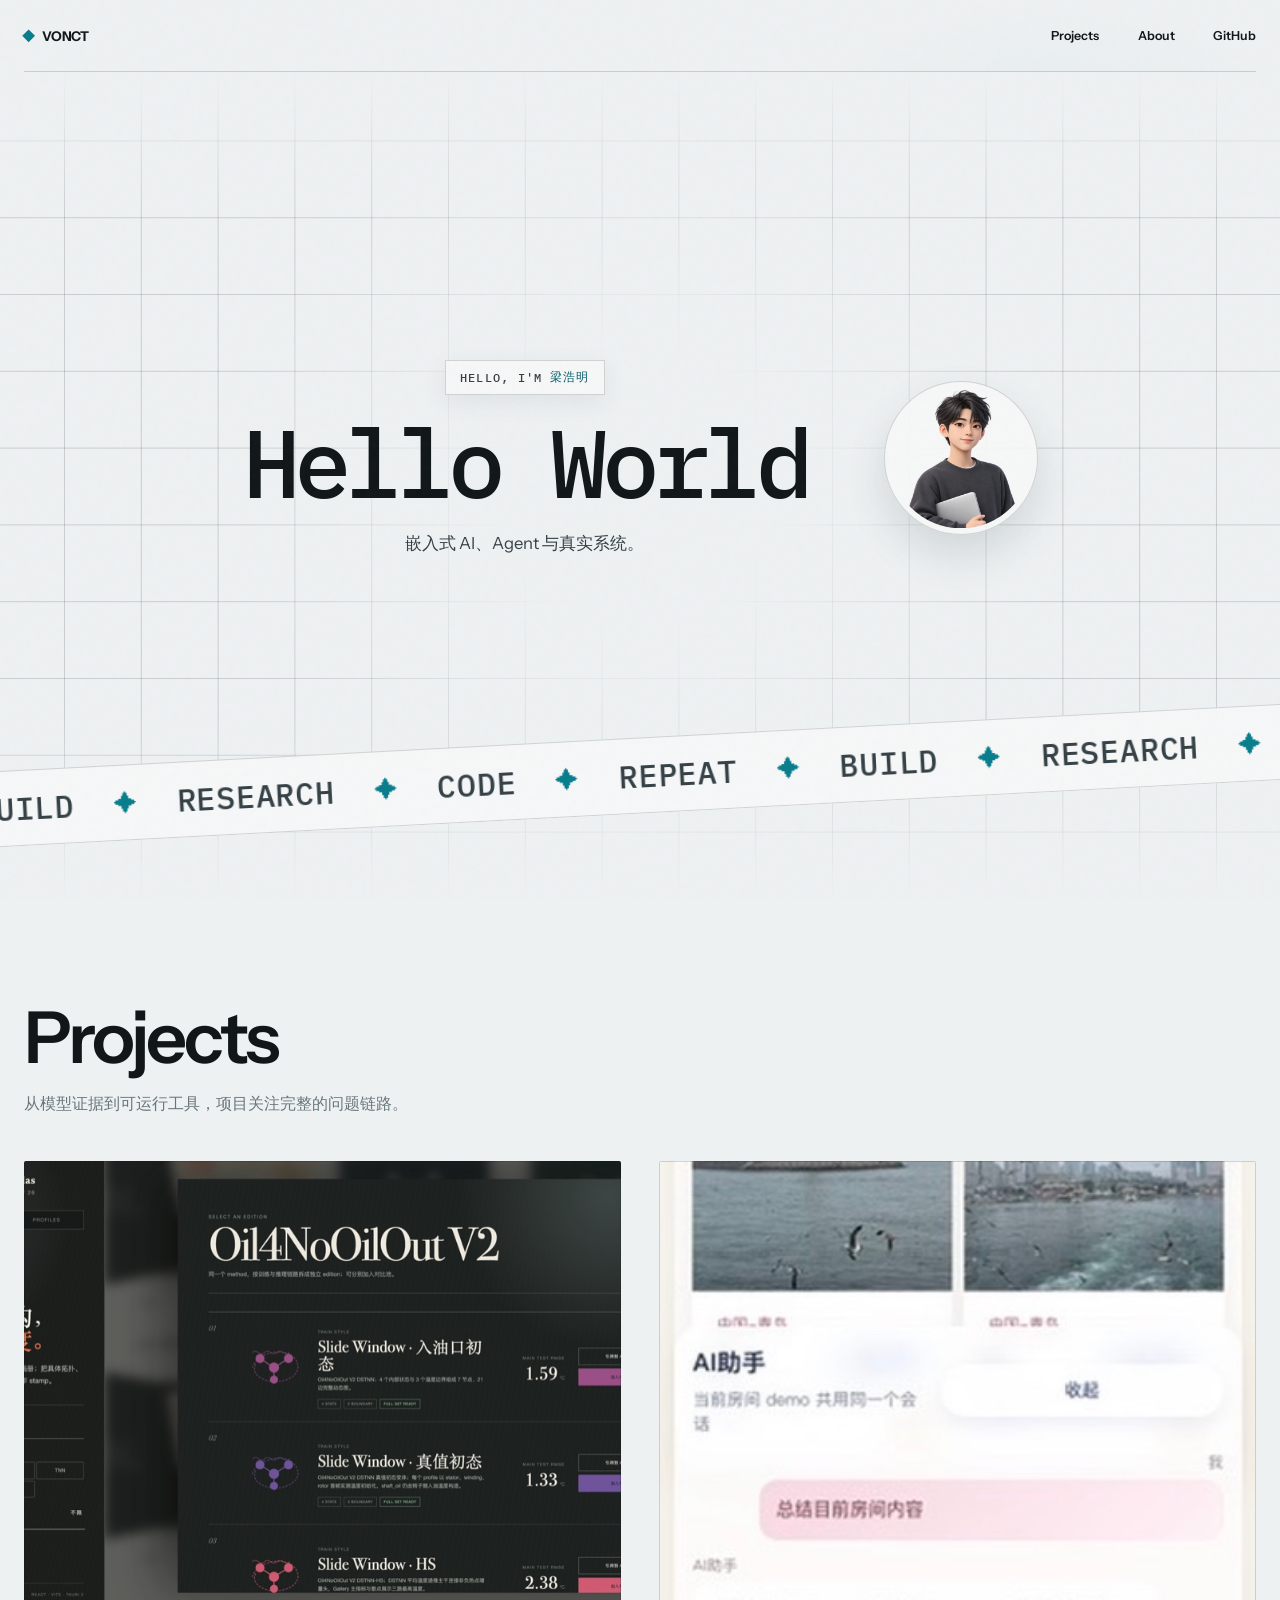
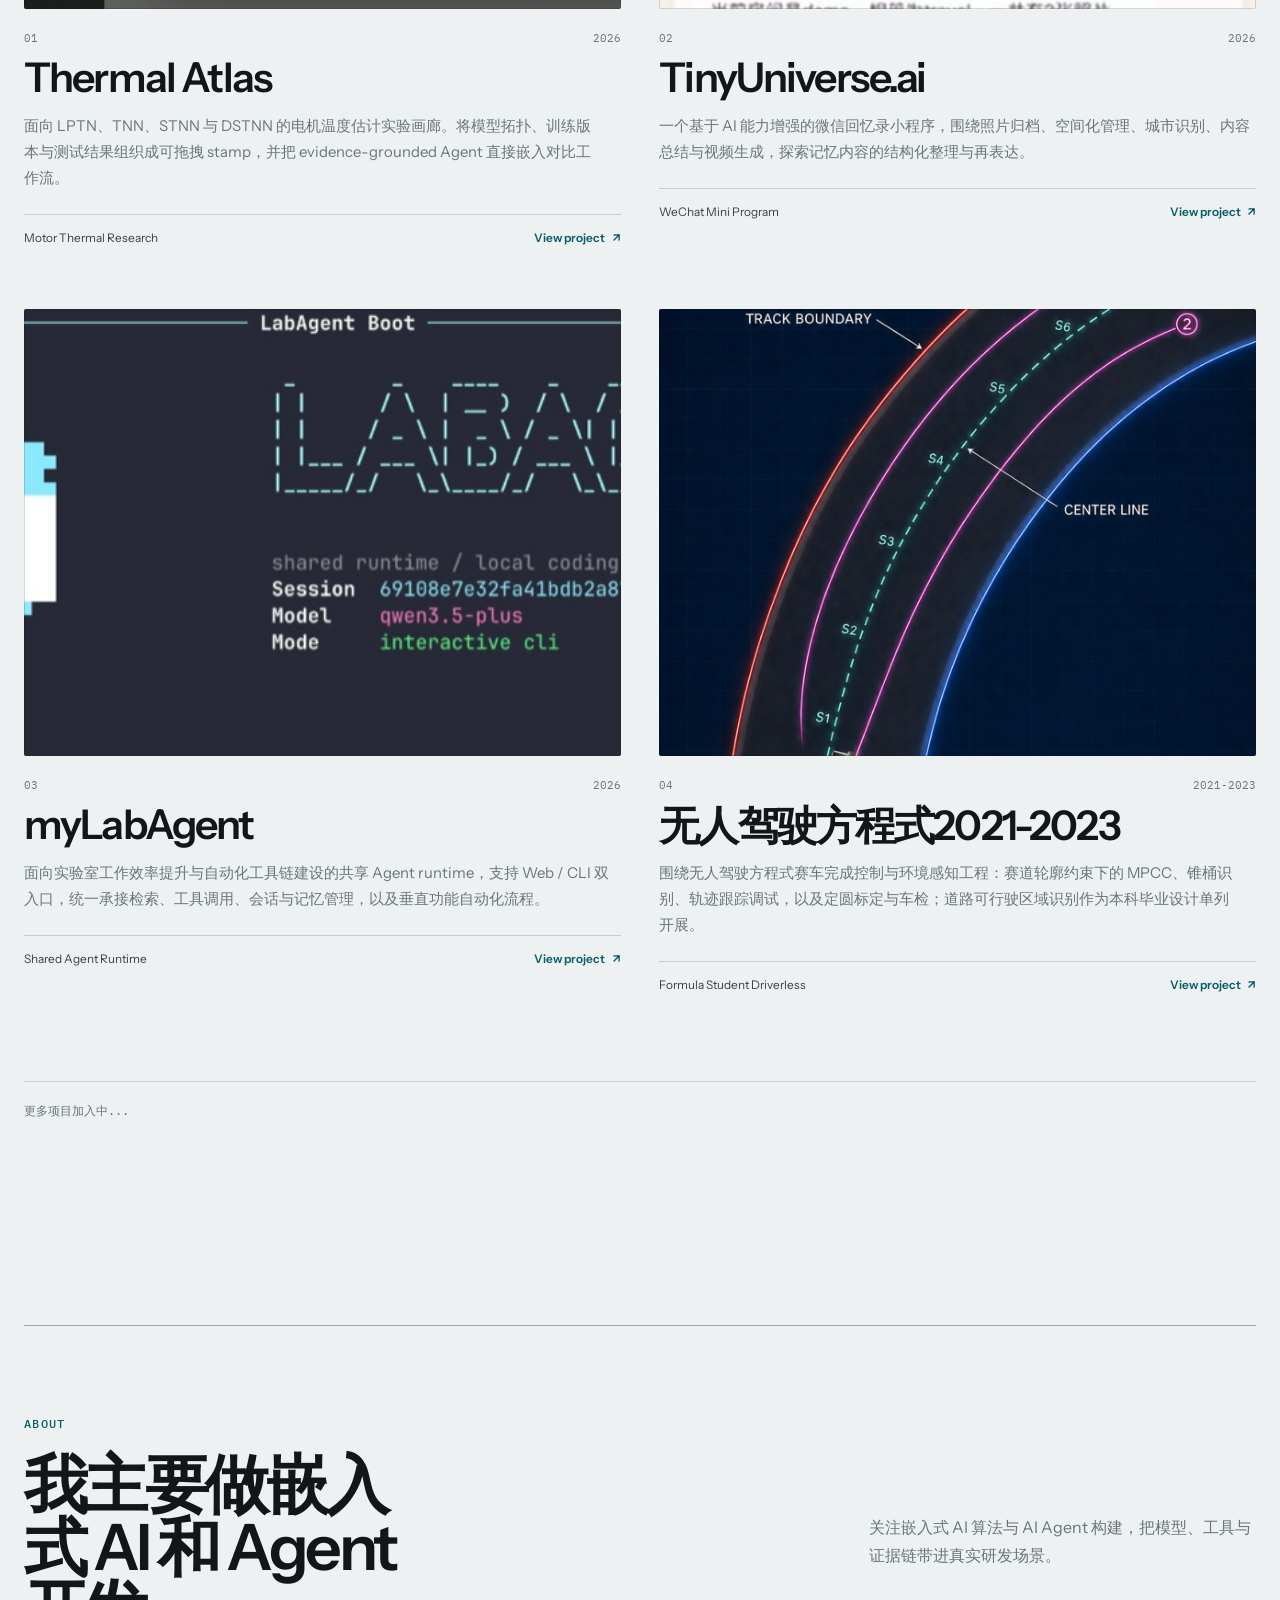
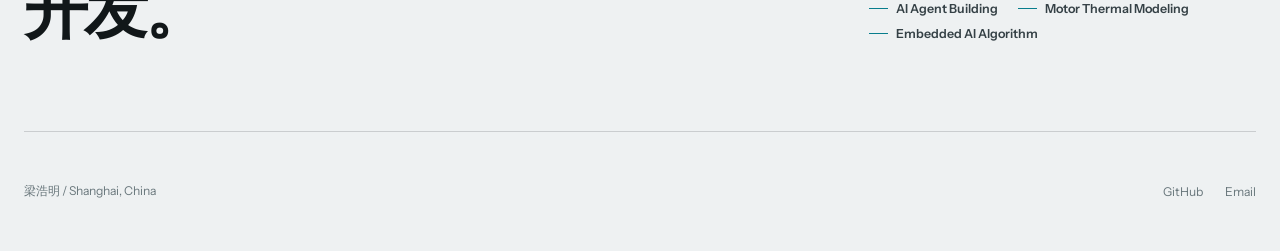
<file: index.html>
<!DOCTYPE html>
<html lang="zh-CN">
  <head>
    <meta charset="UTF-8" />
    <meta name="viewport" content="width=device-width, initial-scale=1.0" />
    <title>Vonct | AI systems and embedded intelligence</title>
    <meta
      name="description"
      content="Vonct 的个人作品集，展示电机温度建模、evidence-grounded AI agent、runtime engineering 与嵌入式 AI 系统。"
    />
    <meta name="theme-color" content="#eef1f2" />
    <meta property="og:title" content="Vonct | AI systems and embedded intelligence" />
    <meta property="og:description" content="梁浩明的个人作品集，记录 AI Agent、电机热建模与嵌入式智能系统。" />
    <meta property="og:type" content="website" />
    <meta property="og:image" content="./imgs/developer-avatar.png" />
    <link rel="icon" href="./favicon.png" type="image/png" />
    <link rel="preload" href="./assets/fonts/instrument-sans-regular.ttf" as="font" type="font/ttf" crossorigin />
    <link rel="preload" href="./assets/fonts/instrument-sans-semibold.ttf" as="font" type="font/ttf" crossorigin />
    <link rel="preload" href="./assets/fonts/ibm-plex-mono-medium.ttf" as="font" type="font/ttf" crossorigin />
    <link rel="preload" href="./imgs/developer-avatar.png" as="image" type="image/png" fetchpriority="high" />
    <link rel="stylesheet" href="./assets/styles.css" />
  </head>
  <body>
    <a class="skip-link" href="#main-content">跳到主要内容</a>
    <div class="site-shell">
      <header class="site-header">
        <a class="site-mark" href="./index.html" aria-label="Vonct 首页">VONCT</a>
        <nav class="site-nav" aria-label="主导航">
          <a href="#projects">Projects</a>
          <a href="#about">About</a>
          <a href="https://github.com/Vonct" target="_blank" rel="noreferrer">GitHub</a>
        </nav>
      </header>

      <main id="main-content">
        <section class="hero" aria-labelledby="hero-title">
          <div class="hero-copy">
            <p class="hero-kicker">Hello, I'm <span id="hero-name"></span></p>
            <h1 id="hero-title">Hello World</h1>
            <p class="hero-tagline" id="hero-tagline"></p>
          </div>
          <img class="hero-avatar" src="./imgs/developer-avatar.png" alt="梁浩明的开发者头像插画" width="480" height="480" fetchpriority="high" />
          <div class="hero-ribbon" aria-hidden="true">
            <div class="ribbon-track">
              <span>Build</span><i>✦</i><span>Research</span><i>✦</i><span>Code</span><i>✦</i><span>Repeat</span><i>✦</i>
              <span>Build</span><i>✦</i><span>Research</span><i>✦</i><span>Code</span><i>✦</i><span>Repeat</span><i>✦</i>
            </div>
          </div>
        </section>

        <section class="section projects-section" id="projects">
          <div class="section-head">
            <h2>Projects</h2>
            <p>从模型证据到可运行工具，项目关注完整的问题链路。</p>
          </div>
          <div class="project-grid" id="project-grid"></div>
          <p class="projects-more">更多项目加入中...</p>
        </section>

        <section class="about-section" id="about" aria-labelledby="about-title">
          <div class="about-lead">
            <p class="section-kicker">About</p>
            <h2 id="about-title">我主要做嵌入式 AI 和 Agent 开发。</h2>
          </div>
          <div class="about-detail">
            <p id="hero-intro"></p>
            <div class="focus-list" id="profile-focuses"></div>
          </div>
        </section>
      </main>

      <footer class="site-footer">
        <p><span id="profile-name"></span> / <span id="profile-location"></span></p>
        <div id="profile-links"></div>
      </footer>
    </div>

    <script type="module" src="./assets/home.js"></script>
  </body>
</html>
</file>
<file: assets/styles.css>
@font-face {
  font-family: "Instrument Sans";
  src: url("./fonts/instrument-sans-regular.ttf") format("truetype");
  font-style: normal;
  font-weight: 400;
  font-display: swap;
}

@font-face {
  font-family: "Instrument Sans";
  src: url("./fonts/instrument-sans-semibold.ttf") format("truetype");
  font-style: normal;
  font-weight: 600;
  font-display: swap;
}

@font-face {
  font-family: "Instrument Sans";
  src: url("./fonts/instrument-sans-bold.ttf") format("truetype");
  font-style: normal;
  font-weight: 700;
  font-display: swap;
}

@font-face {
  font-family: "IBM Plex Mono";
  src: url("./fonts/ibm-plex-mono-regular.ttf") format("truetype");
  font-style: normal;
  font-weight: 400;
  font-display: swap;
}

@font-face {
  font-family: "IBM Plex Mono";
  src: url("./fonts/ibm-plex-mono-medium.ttf") format("truetype");
  font-style: normal;
  font-weight: 500;
  font-display: swap;
}

:root {
  color-scheme: light dark;
  --bg: #eef1f2;
  --surface: #f7f8f8;
  --surface-strong: #e3e8ea;
  --text: #111719;
  --text-soft: #354146;
  --muted: #68767b;
  --line: rgba(17, 23, 25, 0.16);
  --line-strong: rgba(17, 23, 25, 0.34);
  --accent: #087d8c;
  --accent-strong: #075d68;
  --accent-soft: rgba(8, 125, 140, 0.12);
  --dark-surface: #141c1f;
  --on-dark: #eef4f4;
  --shadow: 0 28px 80px rgba(45, 66, 72, 0.13);
  --radius: 2px;
  --ease: cubic-bezier(0.16, 1, 0.3, 1);
  --z-header: 20;
  --z-grain: 40;
}

@media (prefers-color-scheme: dark) {
  :root {
    --bg: #111719;
    --surface: #182023;
    --surface-strong: #202a2e;
    --text: #edf2f2;
    --text-soft: #bac5c8;
    --muted: #8e9da1;
    --line: rgba(237, 242, 242, 0.14);
    --line-strong: rgba(237, 242, 242, 0.3);
    --accent: #67c4ce;
    --accent-strong: #8ed6de;
    --accent-soft: rgba(103, 196, 206, 0.12);
    --dark-surface: #0b1012;
    --on-dark: #edf3f3;
    --shadow: 0 28px 90px rgba(3, 8, 10, 0.28);
  }
}

* {
  box-sizing: border-box;
}

html {
  scroll-behavior: smooth;
  scroll-padding-top: 5.5rem;
}

body {
  margin: 0;
  color: var(--text);
  background:
    radial-gradient(circle at 82% 12%, var(--accent-soft), transparent 26rem),
    var(--bg);
  font-family: "Instrument Sans", "PingFang SC", "Microsoft YaHei", sans-serif;
  -webkit-font-smoothing: antialiased;
}

body::after {
  position: fixed;
  inset: 0;
  z-index: var(--z-grain);
  pointer-events: none;
  content: "";
  opacity: 0.035;
  background-image: url("data:image/svg+xml,%3Csvg viewBox='0 0 160 160' xmlns='http://www.w3.org/2000/svg'%3E%3Cfilter id='n'%3E%3CfeTurbulence type='fractalNoise' baseFrequency='.9' numOctaves='2' stitchTiles='stitch'/%3E%3C/filter%3E%3Crect width='100%25' height='100%25' filter='url(%23n)' opacity='.7'/%3E%3C/svg%3E");
}

::selection {
  color: var(--on-dark);
  background: var(--accent);
}

a {
  color: inherit;
  text-decoration: none;
}

img {
  max-width: 100%;
}

button,
a {
  -webkit-tap-highlight-color: transparent;
}

a:focus-visible {
  outline: 2px solid var(--accent);
  outline-offset: 5px;
}

code {
  padding: 0.14em 0.34em;
  color: var(--accent-strong);
  background: var(--accent-soft);
  font-family: "IBM Plex Mono", monospace;
  font-size: 0.86em;
}

.skip-link {
  position: fixed;
  top: 1rem;
  left: 1rem;
  z-index: calc(var(--z-grain) + 1);
  padding: 0.7rem 1rem;
  color: var(--on-dark);
  background: var(--dark-surface);
  transform: translateY(-180%);
  transition: transform 180ms ease;
}

.skip-link:focus {
  transform: translateY(0);
}

.site-shell {
  width: min(100% - 3rem, 86rem);
  margin: 0 auto;
}

.site-header {
  position: relative;
  z-index: var(--z-header);
  display: flex;
  min-height: 4.5rem;
  align-items: center;
  justify-content: space-between;
  border-bottom: 1px solid var(--line);
}

.site-mark {
  font-size: 0.84rem;
  font-weight: 700;
  letter-spacing: -0.02em;
}

.site-mark::before {
  display: inline-block;
  width: 0.58rem;
  height: 0.58rem;
  margin-right: 0.55rem;
  background: var(--accent);
  content: "";
  transform: translateY(0.02rem) rotate(45deg);
}

.site-nav {
  display: flex;
  align-items: center;
  gap: clamp(1rem, 3vw, 2.4rem);
  font-size: 0.78rem;
  font-weight: 600;
}

.site-nav a,
.site-footer a,
.text-action,
.project-nav a {
  position: relative;
  transition: color 220ms ease;
}

.site-nav a::after,
.site-footer a::after,
.project-nav a::after {
  position: absolute;
  right: 0;
  bottom: -0.3rem;
  left: 0;
  height: 1px;
  background: currentColor;
  content: "";
  transform: scaleX(0);
  transform-origin: right;
  transition: transform 260ms var(--ease);
}

.site-nav a:hover,
.site-footer a:hover,
.project-nav a:hover,
.text-action:hover {
  color: var(--accent-strong);
}

.site-nav a:hover::after,
.site-footer a:hover::after,
.project-nav a:hover::after {
  transform: scaleX(1);
  transform-origin: left;
}

.hero {
  position: relative;
  display: flex;
  min-height: calc(100dvh - 4.5rem);
  align-items: center;
  justify-content: center;
  overflow: hidden;
  margin-inline: calc(50% - 50vw);
  padding: 4.5rem max(1.5rem, calc((100vw - 86rem) / 2)) 8rem;
  background-color: var(--bg);
  background-image:
    linear-gradient(var(--line) 1px, transparent 1px),
    linear-gradient(90deg, var(--line) 1px, transparent 1px);
  background-position: center;
  background-size: clamp(3.2rem, 6vw, 5.4rem) clamp(3.2rem, 6vw, 5.4rem);
}

.hero::before {
  position: absolute;
  inset: 0;
  background:
    radial-gradient(circle at center, var(--bg) 0 8rem, transparent 26rem),
    linear-gradient(to bottom, var(--bg), transparent 18%, transparent 78%, var(--bg));
  content: "";
  pointer-events: none;
}

.hero-copy {
  position: relative;
  z-index: 1;
  display: grid;
  max-width: 46rem;
  justify-items: center;
  text-align: center;
}

.hero-kicker,
.section-kicker,
.project-card-index,
.project-card-meta,
.detail-label,
.project-nav,
.showcase-label,
.project-proofline span {
  font-family: "IBM Plex Mono", monospace;
  font-variant-numeric: tabular-nums;
}

.hero-kicker,
.section-kicker {
  margin: 0 0 1.4rem;
  color: var(--accent-strong);
  font-size: 0.72rem;
  font-weight: 500;
  letter-spacing: 0.11em;
  text-transform: uppercase;
}

.hero-kicker {
  display: inline-flex;
  align-items: center;
  min-height: 2.2rem;
  margin-bottom: 1.2rem;
  padding: 0 0.9rem;
  color: var(--text-soft);
  background: color-mix(in srgb, var(--surface) 84%, transparent);
  border: 1px solid var(--line);
  box-shadow: 0 0.45rem 1.5rem rgba(45, 66, 72, 0.08);
  backdrop-filter: blur(10px);
  -webkit-backdrop-filter: blur(10px);
}

.hero-kicker span {
  margin-left: 0.45rem;
  color: var(--accent-strong);
}

h1,
h2,
h3,
h4,
p {
  text-wrap: pretty;
}

h1,
h2,
h3,
h4 {
  margin: 0;
  font-weight: 600;
}

.hero h1 {
  font-family: "IBM Plex Mono", monospace;
  font-size: clamp(3.3rem, 7.5vw, 7rem);
  font-weight: 500;
  line-height: 1;
  letter-spacing: -0.07em;
}

.hero-tagline {
  max-width: 24rem;
  margin: 1.25rem 0 0;
  color: var(--text-soft);
  font-size: clamp(0.92rem, 1.3vw, 1.04rem);
  line-height: 1.6;
}

.text-action:active,
.project-card:active {
  transform: scale(0.98);
}

.text-action {
  display: inline-flex;
  align-items: center;
  gap: 0.55rem;
  font-size: 0.86rem;
  font-weight: 600;
  white-space: nowrap;
}

.text-action span {
  transition: transform 220ms var(--ease);
}

.text-action:hover span {
  transform: translate(0.18rem, -0.18rem);
}

.hero-avatar {
  position: relative;
  z-index: 2;
  display: block;
  width: clamp(7.5rem, 12vw, 10.5rem);
  height: auto;
  margin-left: clamp(1.5rem, 6vw, 5rem);
  padding: 0.35rem;
  background: color-mix(in srgb, var(--surface) 90%, transparent);
  border: 1px solid var(--line);
  border-radius: 50%;
  box-shadow: 0 1.25rem 2.5rem rgba(45, 66, 72, 0.14);
}

.hero-ribbon {
  position: absolute;
  right: 0;
  bottom: 5.5rem;
  left: 0;
  z-index: 3;
  overflow: hidden;
  padding: 1rem 0;
  color: var(--text-soft);
  background: color-mix(in srgb, var(--surface) 86%, transparent);
  border-top: 1px solid var(--line);
  border-bottom: 1px solid var(--line);
  transform: rotate(-3deg) scale(1.04);
  backdrop-filter: blur(12px);
  -webkit-backdrop-filter: blur(12px);
}

.ribbon-track {
  display: flex;
  width: max-content;
  align-items: center;
  gap: clamp(1.3rem, 3vw, 3rem);
  font-family: "IBM Plex Mono", monospace;
  font-size: clamp(1.15rem, 2.4vw, 2rem);
  font-weight: 500;
  text-transform: uppercase;
  white-space: nowrap;
}

.ribbon-track i {
  color: var(--accent);
  font-size: 0.72em;
  font-style: normal;
}

.section {
  padding: clamp(5rem, 8vw, 7.5rem) 0 0;
}

.section-head {
  display: grid;
  max-width: 42rem;
  gap: 1rem;
  margin-bottom: clamp(2rem, 3.5vw, 3rem);
}

.section-head h2,
.about-section h2 {
  font-size: clamp(2.8rem, 5.6vw, 5.4rem);
  line-height: 0.98;
  letter-spacing: -0.055em;
}

.section-head p,
.about-detail > p,
.project-lede,
.project-section p,
.project-section li,
.project-sidecard li,
.project-figure figcaption {
  color: var(--muted);
  font-size: 1rem;
  line-height: 1.75;
}

.section-head p {
  max-width: 30rem;
  margin: 0;
}

.project-grid {
  display: grid;
  grid-template-columns: repeat(2, minmax(0, 1fr));
  gap: clamp(3rem, 5vw, 4.5rem) clamp(1.5rem, 3vw, 2.5rem);
}

.project-card {
  align-self: start;
  opacity: 0;
  transform: translateY(2rem);
  transition: opacity 700ms var(--ease), transform 700ms var(--ease);
}

.project-card.is-visible,
.about-section.is-visible {
  opacity: 1;
  transform: translateY(0);
}

.project-card-media {
  position: relative;
  margin: 0;
  overflow: hidden;
  aspect-ratio: 4 / 3;
  background: var(--surface-strong);
  border-radius: var(--radius);
}

.project-card-media::after {
  position: absolute;
  inset: 0;
  border: 1px solid var(--line);
  content: "";
  pointer-events: none;
}

.project-card-media img {
  display: block;
  width: 100%;
  height: 100%;
  object-fit: cover;
  transition: filter 500ms ease, transform 700ms var(--ease);
}

.project-card.theme-thermal .project-card-media img,
.project-card.is-featured .project-card-media img {
  object-fit: cover;
}

.projects-more {
  margin: clamp(4rem, 7vw, 6rem) 0 0;
  padding-top: 1.25rem;
  color: var(--muted);
  border-top: 1px solid var(--line);
  font-family: "IBM Plex Mono", monospace;
  font-size: 0.78rem;
}

.project-card.theme-ourmemory .project-card-media img {
  object-position: center 18%;
}

.project-card.theme-formula .project-card-media img {
  object-fit: cover;
  object-position: center 42%;
}

.project-card:hover .project-card-media img {
  filter: saturate(0.84) contrast(1.04);
  transform: scale(1.025);
}

.project-card-body {
  padding-top: 1.35rem;
}

.project-card-top,
.project-card-footer {
  display: flex;
  align-items: baseline;
  justify-content: space-between;
  gap: 1rem;
}

.project-card-index,
.project-card-meta {
  color: var(--muted);
  font-size: 0.7rem;
}

.project-card h3 {
  margin-top: 0.8rem;
  font-size: clamp(1.8rem, 3.2vw, 3.15rem);
  line-height: 1;
  letter-spacing: -0.045em;
}

.project-card-summary {
  display: -webkit-box;
  max-width: 38rem;
  margin: 1rem 0 0;
  overflow: hidden;
  color: var(--muted);
  font-size: 0.93rem;
  line-height: 1.72;
  -webkit-box-orient: vertical;
  -webkit-line-clamp: 3;
}

.project-card-footer {
  margin-top: 1.4rem;
  padding-top: 1rem;
  border-top: 1px solid var(--line);
  color: var(--text-soft);
  font-size: 0.74rem;
}

.project-card-footer > span:first-child {
  max-width: 65%;
}

.arrow-link {
  display: inline-flex;
  gap: 0.4rem;
  align-items: center;
  color: var(--accent-strong);
  font-weight: 600;
  white-space: nowrap;
}

.arrow-link i {
  font-style: normal;
  transition: transform 220ms var(--ease);
}

.project-card:hover .arrow-link i {
  transform: translate(0.18rem, -0.18rem);
}

.about-section {
  display: grid;
  grid-template-columns: minmax(0, 1.15fr) minmax(19rem, 0.62fr);
  gap: clamp(3rem, 10vw, 10rem);
  align-items: end;
  margin-top: clamp(8rem, 16vw, 15rem);
  padding: clamp(3.2rem, 7vw, 6.5rem) 0;
  border-top: 1px solid var(--line-strong);
  opacity: 0;
  transform: translateY(2rem);
  transition: opacity 700ms var(--ease), transform 700ms var(--ease);
}

.about-lead h2 {
  max-width: 11ch;
  font-size: clamp(2.6rem, 5vw, 4.8rem);
}

.about-detail > p {
  max-width: 34rem;
  margin: 0;
}

.focus-list {
  display: flex;
  flex-wrap: wrap;
  gap: 0.65rem 1.3rem;
  margin-top: 2rem;
}

.focus-list span {
  color: var(--text-soft);
  font-size: 0.78rem;
  font-weight: 600;
}

.focus-list span::before {
  display: inline-block;
  width: 1.15rem;
  height: 1px;
  margin-right: 0.5rem;
  background: var(--accent);
  content: "";
  vertical-align: 0.25rem;
}

.site-footer {
  display: flex;
  min-height: 7.5rem;
  align-items: center;
  justify-content: space-between;
  gap: 1.5rem;
  border-top: 1px solid var(--line);
  color: var(--muted);
  font-size: 0.76rem;
}

.site-footer p {
  margin: 0;
}

.site-footer div {
  display: flex;
  gap: 1.4rem;
}

/* Project detail */
.project-page {
  padding: clamp(2.2rem, 5vw, 4.5rem) 0 clamp(5rem, 10vw, 9rem);
}

.project-nav {
  margin: 0 0 2rem;
  color: var(--muted);
  font-size: 0.68rem;
}

.project-hero {
  padding: clamp(2.8rem, 7vw, 6.5rem) 0;
  border-top: 1px solid var(--line-strong);
  border-bottom: 1px solid var(--line);
}

.eyebrow,
.detail-label {
  color: var(--accent-strong);
  font-family: "IBM Plex Mono", monospace;
  font-size: 0.68rem;
  letter-spacing: 0.08em;
  text-transform: uppercase;
}

.project-hero h1 {
  max-width: 12ch;
  margin-top: 1.2rem;
  font-size: clamp(3.2rem, 8vw, 7.8rem);
  line-height: 0.92;
  letter-spacing: -0.065em;
}

.project-lede {
  max-width: 49rem;
  margin: 1.8rem 0 0;
  color: var(--text-soft);
  font-size: clamp(1rem, 1.5vw, 1.2rem);
}

.project-proofline {
  display: grid;
  max-width: 52rem;
  grid-template-columns: repeat(3, minmax(0, 1fr));
  gap: 1.25rem;
  margin-top: 3rem;
}

.project-proofline div {
  padding-top: 1rem;
  border-top: 1px solid var(--line-strong);
}

.project-proofline strong {
  display: block;
  font-size: clamp(1.6rem, 3vw, 2.5rem);
  font-variant-numeric: tabular-nums;
  letter-spacing: -0.04em;
}

.project-proofline span {
  display: block;
  margin-top: 0.45rem;
  color: var(--muted);
  font-size: 0.62rem;
}

.project-showcase {
  display: grid;
  grid-template-columns: minmax(0, 1.6fr) minmax(17rem, 0.7fr);
  gap: 1rem;
  margin-top: clamp(2.5rem, 6vw, 5rem);
}

.project-showcase-item {
  min-width: 0;
  margin: 0;
  padding: 1rem;
  color: var(--muted);
  background: var(--surface);
  border-radius: var(--radius);
}

.showcase-label {
  display: grid;
  grid-template-columns: auto 1fr;
  gap: 0.8rem;
  align-items: center;
  margin-bottom: 0.8rem;
  font-size: 0.62rem;
  letter-spacing: 0.06em;
}

.showcase-label i {
  height: 1px;
  background: var(--line);
}

.project-showcase-item img {
  display: block;
  width: 100%;
  height: clamp(19rem, 36vw, 31rem);
  object-fit: contain;
  background: #0b1113;
}

.project-showcase-item figcaption {
  min-height: 4.2rem;
  margin-top: 0.8rem;
  color: #94a2a5;
  font-size: 0.76rem;
  line-height: 1.65;
}

.project-layout {
  display: grid;
  grid-template-columns: minmax(0, 1.45fr) minmax(17rem, 0.55fr);
  gap: clamp(2rem, 5vw, 5rem);
  margin-top: clamp(3.5rem, 8vw, 7.5rem);
}

.project-main,
.project-side {
  min-width: 0;
}

.project-meta {
  padding-bottom: 2.5rem;
  border-bottom: 1px solid var(--line);
}

.project-meta-grid {
  display: grid;
  grid-template-columns: repeat(2, minmax(0, 1fr));
  gap: 2rem;
}

.detail-label {
  display: block;
  margin-bottom: 0.6rem;
}

.project-section {
  padding-top: clamp(3rem, 6vw, 5rem);
}

.project-markdown h2,
.project-markdown h3,
.project-markdown h4 {
  max-width: 18ch;
  margin: 3rem 0 1rem;
  line-height: 1.08;
  letter-spacing: -0.035em;
}

.project-markdown h2:first-child,
.project-markdown h3:first-child,
.project-markdown h4:first-child {
  margin-top: 0;
}

.project-markdown h2 {
  font-size: clamp(2rem, 4vw, 3.4rem);
}

.project-markdown h3 {
  font-size: clamp(1.55rem, 3vw, 2.35rem);
}

.project-markdown h4 {
  font-size: 1.25rem;
}

.project-markdown p {
  max-width: 65ch;
  margin: 0;
}

.project-markdown p + p,
.project-markdown p + ul,
.project-markdown ul + p,
.project-markdown figure + p,
.project-markdown p + figure,
.project-markdown ul + figure,
.project-markdown figure + ul {
  margin-top: 1.2rem;
}

.project-markdown ul,
.project-sidecard ul {
  margin: 1rem 0 0;
  padding-left: 1.2rem;
}

.project-markdown li,
.project-sidecard li {
  margin-bottom: 0.7rem;
}

.project-markdown a {
  color: var(--accent-strong);
  text-decoration: underline;
  text-underline-offset: 0.2em;
}

.project-figure {
  margin: 2rem 0;
}

.project-figure img {
  display: block;
  width: 100%;
  border: 1px solid var(--line);
  border-radius: var(--radius);
}

.project-figure figcaption {
  margin-top: 0.7rem;
}

.project-side {
  position: sticky;
  top: 1.5rem;
  display: grid;
  gap: 2rem;
  align-self: start;
}

.project-sidecard {
  padding-top: 1.25rem;
  border-top: 1px solid var(--line-strong);
}

.project-links {
  display: flex;
  flex-wrap: wrap;
  gap: 0.75rem;
  margin-top: 1rem;
}

.project-link {
  display: inline-flex;
  min-height: 2.65rem;
  align-items: center;
  padding: 0 1rem;
  border: 1px solid var(--line-strong);
  border-radius: var(--radius);
  font-size: 0.78rem;
  font-weight: 600;
  transition: color 220ms ease, background 220ms ease, transform 220ms var(--ease);
}

.project-link:hover {
  color: var(--on-dark);
  background: var(--dark-surface);
}

.project-link:active {
  transform: scale(0.98);
}

.formula-year {
  display: inline-block;
  margin-top: 0.14em;
  color: var(--muted);
  font-size: 0.62em;
}

.empty-state {
  grid-column: 1 / -1;
  padding: 4rem 0;
  color: var(--muted);
  border-top: 1px solid var(--line);
}

@media (prefers-reduced-motion: no-preference) {
  .hero-copy > * {
    animation: hero-enter 600ms var(--ease) both;
  }

  .hero-copy > :nth-child(2) {
    animation-delay: 90ms;
  }

  .hero-copy > :nth-child(3) {
    animation-delay: 180ms;
  }

  .hero-copy > :nth-child(4) {
    animation-delay: 270ms;
  }

  .hero-avatar {
    opacity: 0;
    animation: visual-enter 850ms 180ms var(--ease) forwards;
  }

  .ribbon-track {
    animation: ribbon-loop 24s linear infinite;
  }

  @keyframes hero-enter {
    from {
      transform: translateY(1.5rem);
    }
    to {
      transform: translateY(0);
    }
  }

  @keyframes visual-enter {
    from {
      opacity: 0;
      transform: translateY(1.5rem) rotate(2deg);
    }
    to {
      opacity: 1;
      transform: translateY(0) rotate(0);
    }
  }

  @keyframes ribbon-loop {
    to {
      transform: translateX(-50%);
    }
  }

}

@media (max-width: 960px) {
  .project-layout {
    grid-template-columns: 1fr;
  }

  .project-side {
    position: static;
    grid-template-columns: repeat(3, minmax(0, 1fr));
  }
}

@media (max-width: 767px) {
  .site-shell {
    width: min(100% - 2rem, 86rem);
  }

  .site-header {
    min-height: 4rem;
  }

  .site-nav {
    gap: 1rem;
    font-size: 0.7rem;
  }

  .site-nav a:last-child {
    display: none;
  }

  .hero {
    min-height: calc(100dvh - 4rem);
    flex-direction: column;
    padding: 3rem 1rem 7.5rem;
    background-size: 3.4rem 3.4rem;
  }

  .hero h1 {
    font-size: clamp(3rem, 16vw, 4.8rem);
  }

  .hero-avatar {
    width: 7.5rem;
    margin: 1.5rem 0 0;
  }

  .hero-ribbon {
    bottom: 3.2rem;
  }

  .section {
    padding-top: 5rem;
  }

  .project-grid,
  .about-section,
  .project-showcase,
  .project-layout {
    grid-template-columns: 1fr;
  }

  .project-card,
  .project-card:first-child,
  .project-card.is-featured,
  .project-card:nth-child(even) {
    margin-top: 0;
  }

  .project-card-media,
  .project-card:nth-child(even) .project-card-media,
  .project-card.is-featured .project-card-media {
    aspect-ratio: 4 / 3;
  }

  .about-section {
    gap: 2.2rem;
    margin-top: 8rem;
    padding: 3.5rem 0 4.5rem;
  }

  .site-footer {
    min-height: 8rem;
    align-items: flex-start;
    flex-direction: column;
    justify-content: center;
  }

  .project-hero h1 {
    font-size: clamp(3rem, 15vw, 5rem);
  }

  .project-showcase-item img {
    height: auto;
    min-height: 17rem;
  }

  .project-side {
    grid-template-columns: 1fr;
  }
}

@media (max-width: 480px) {
  .project-proofline,
  .project-meta-grid {
    grid-template-columns: 1fr;
  }

  .project-proofline div {
    padding-top: 0.8rem;
  }
}

@media (prefers-reduced-motion: reduce) {
  html {
    scroll-behavior: auto;
  }

  *,
  *::before,
  *::after {
    scroll-behavior: auto !important;
    animation-duration: 0.01ms !important;
    animation-iteration-count: 1 !important;
    transition-duration: 0.01ms !important;
  }

  .project-card,
  .about-section {
    opacity: 1;
    transform: none;
  }
}

@media (prefers-reduced-transparency: reduce) {
  body {
    background: var(--bg);
  }

}
</file>
